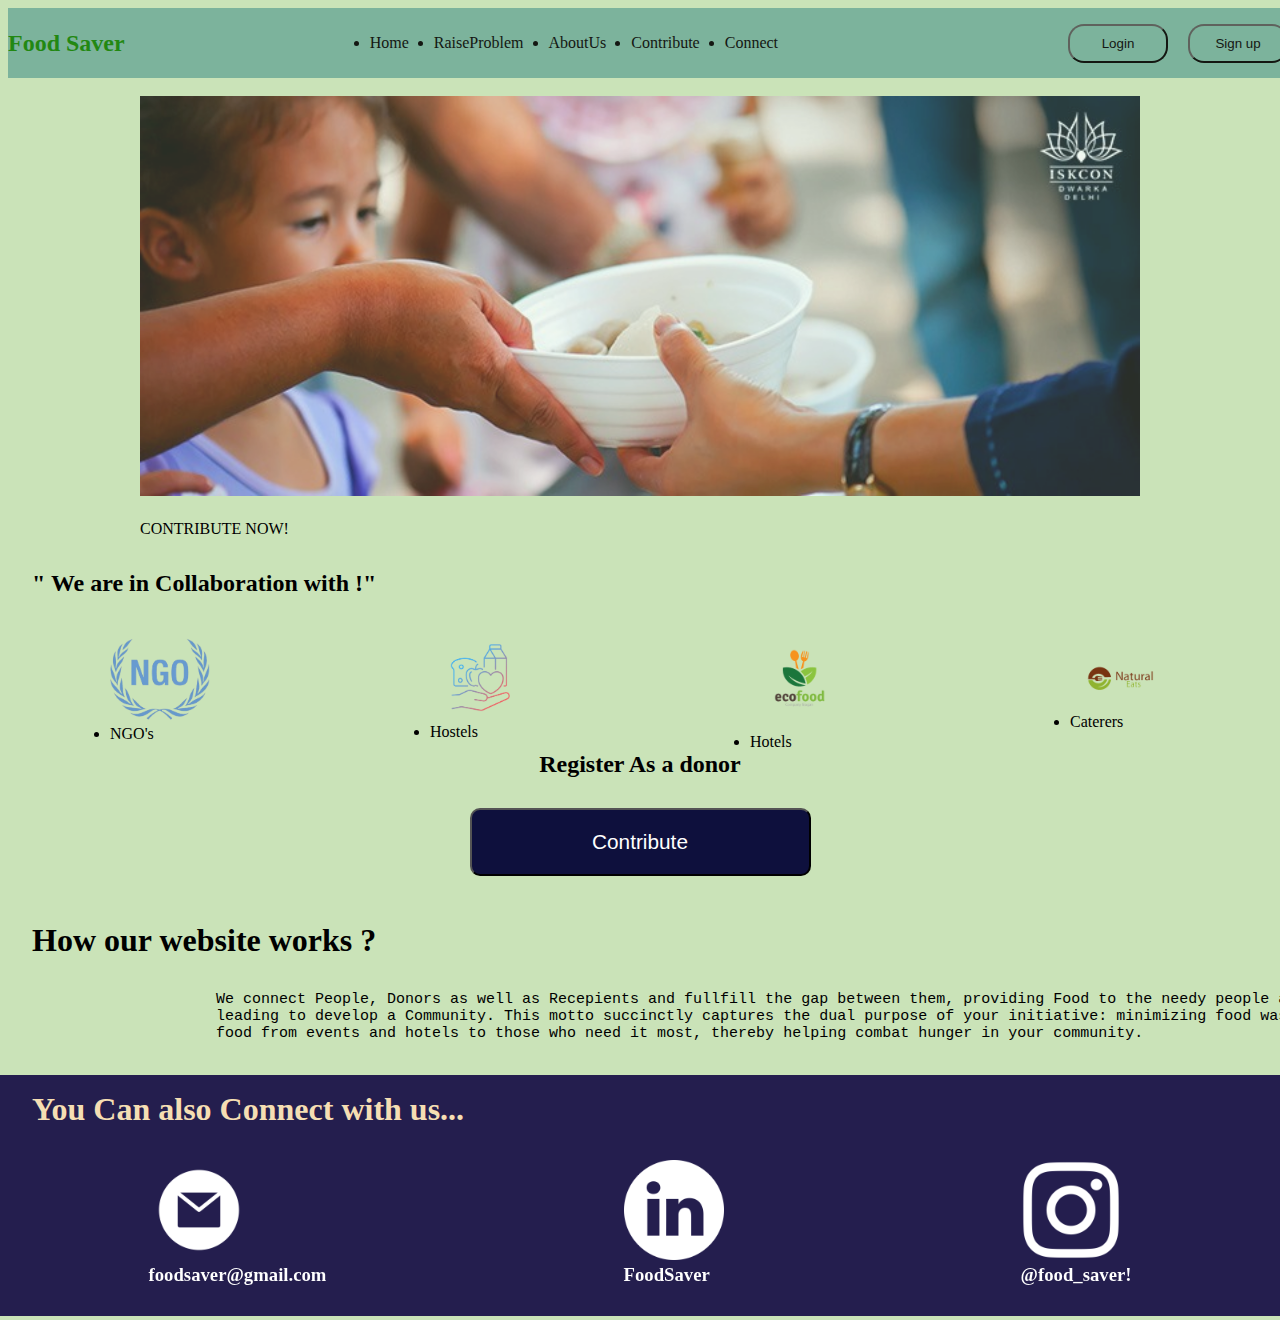
<file: MiniProject/index.html>
<!DOCTYPE html>
<html lang="en">
<head>
    <meta charset="UTF-8">
    <meta name="viewport" content="width=device-width, initial-scale=1.0">
    <title>Food Saver</title>
</head>
<link rel="stylesheet" href="style.css">
<body>
    <header class="head" id="home">
        <nav>
            
                <div><h2 class="cls1">Food Saver</h2></div>
                <ul class="link">
                    <li><a href="#home">Home</a></li>
                    <li><a href="./contact.html">RaiseProblem</a></li>
                    <li><a href="">AboutUs</a></li>
                    <li><a href="#register">Contribute</a></li>
                    <li><a href="#social">Connect</a></li>
                </ul>

                <div class="login-options">

                    <div class="loginbt">
                        <a href="login.html"><button class="button" >Login</button></a>
                    </div>
                    <div class="loginbt">
                        <a href="signup.html"> <button class="button" href="signup.html">Sign up</button></a>
                    </div>
                </div>
                
            
        </nav>
    </header>
    <section id="profile">
        <div>
            <img  src="home_img1.jpg" alt="" class="img">
            <p>CONTRIBUTE NOW!</p>
        </div>
        

    </section>

    <section class="collab">
        <div>
            <h2 class="collab1">" We are in Collaboration with !"</h2>
        </div>
        <div>
          <ul class="donor">
            <div><a href="./ngo.html"><img src="./NGO1-removebg-preview.png" alt="" class="imgd"><li>NGO's</li></a></div>
            <div><a href="hostels.html"><img src="./hotel-removebg-preview.png" alt="" class="imgd"><li>Hostels</li></a></div>
            <div><a href=""><img src="./ODUJEJ0-removebg-preview.png" alt="" class="imgd"><li>Hotels</li></a></div>
            <div><a href=""><img src="./natural__1_-removebg-preview.png" alt="" class="imgd"><li>Caterers</li></a></div>
          </ul>
        </div>
    </section>

    <section id="register">
        <h2 class="center">Register As a donor</h2>
        <div class="reg-options">
            <div class="donor-reg">
                <a href="">
                    <!-- <img src="donor-hands-removebg-preview.png" alt=""> -->
                    <button onclick="window.open('DoYourBit.html')" class="reg-btn">Contribute</button>
                </a>
            </div>
            <!-- <div class="user-reg">
                <a href=""><img src="donor-hands.jpeg" alt="">
                    <button onclick="window.open('register.html')" class="reg-btn">Register now</button>
                </a>
            </div> -->
        </div>
        
    </section>

    <section class="info">
        <div>
            <p ><h1 class="work">How our website works ?</h1></p>
        </div>
        <div>
                <pre class="para">
                        We connect People, Donors as well as Recepients and fullfill the gap between them, providing Food to the needy people and reducing the Food Wastage 
                        leading to develop a Community. This motto succinctly captures the dual purpose of your initiative: minimizing food waste by redirecting surplus 
                        food from events and hotels to those who need it most, thereby helping combat hunger in your community.
                </pre>
        </div>
    </section>

    <section id="social">
        <div>
            <p ><h1 class="join">You Can also Connect with us...</h1></p>
        </div>
    <div class="social1">
        <div><a href="https://www.gmail.com/" target="_blank"><img class="invert" src="./email.png" alt="" class="imgs">
            <h3 class="invert">foodsaver@gmail.com</h3></a>
        </div>
        <div><a href="https://www.linked.com/" target="_blank"><img class="invert" src="./linkedin.png" alt="" class="imgs">
            <h3 class="invert">FoodSaver</h3></a>
        </div>
        <div><a href="https://www.instagram.com/" target="_blank"><img class="invert" src="./insta.png"  class="imgs">
            <h3 class="invert">@food_saver!</h3></a>
        </div>
    </div>
    </section>

   
</body>
</html>
</file>
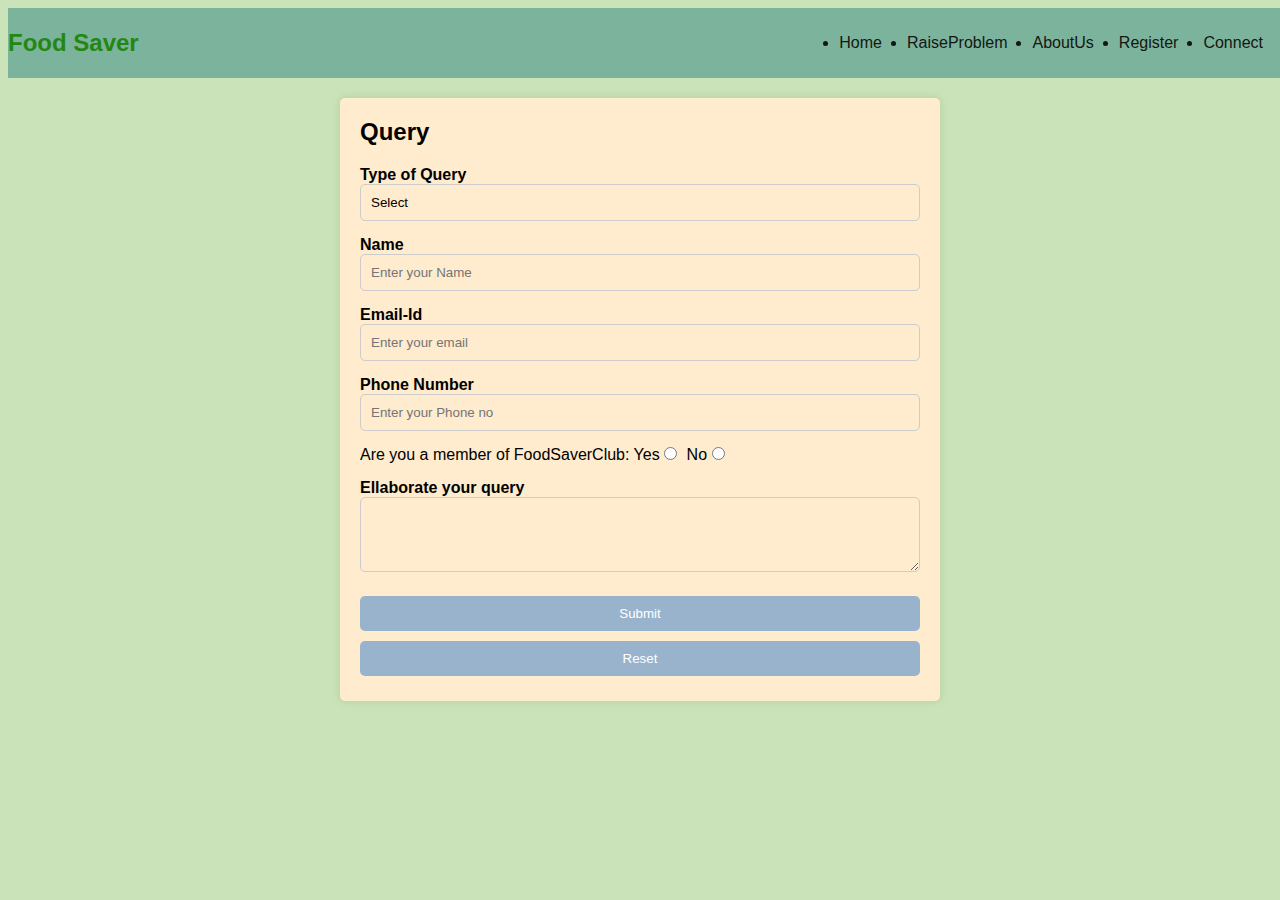
<file: MiniProject/contact.html>
<!DOCTYPE html>
<html lang="en">

<head>
	<meta charset="UTF-8">
	<meta name="viewport" content=
		"width=device-width, initial-scale=1.0">

	<link rel="stylesheet" href="contact.css">
	<link rel="stylesheet" href="style.css">
	<title>Contact</title>
</head>

<body>
	<header class="head" id="home">
        <nav>
            
                <div><h2 class="cls1">Food Saver</h2></div>
                <ul class="link">
                    <li><a href="index.html">Home</a></li>
                    <li><a href="./contact.html">RaiseProblem</a></li>
                    <li><a href="">AboutUs</a></li>
                    <li><a href="index.html#register">Register</a></li>
                    <li><a href="index.html#social">Connect</a></li>
                </ul>

                <!-- <div class="login-options">

                    <div class="loginbt">
                        <a href="login.html"><button class="button" >Login</button></a>
                    </div>
                    <div class="loginbt">
                        <a href="signup.html"> <button class="button" href="signup.html">Sign up</button></a>
                    </div>
                </div> -->
                
            
        </nav>
    </header>
	<div id="ContactUs">
		<h1>Query</h1>
		<form action="#">
			<div class="form-shape">
				<label for="query">
					Type of Query
				</label>
				<select name="myQuery" id="query">
					<option value="sel" selected>
						Select
					</option>
					<option value="ord">
						Order related Issues
					</option>
					<option value="Site">
						Site related Issues
					</option>
					<option value="fed">
						Complaint related Issues
					</option>
					<option value="others">
						Others
					</option>
				</select>
			</div>
			<div class="form-shape">
				<label for="name">Name</label>
				<input type="text" name="myName"
					id="name"
					placeholder="Enter your Name">
			</div>
			<div class="form-shape">
				<label for="email">Email-Id</label>
				<input type="email" name="myEmail"
					id="email"
					placeholder="Enter your email">
			</div>
			<div class="form-shape">
				<label for="pho">Phone Number</label>
				<input type="phone" name="myPhone"
					id="pho"
					placeholder="Enter your Phone no">
			</div>
			<div id="radio">
				Are you a member of FoodSaverClub:
				Yes <input type="radio" name="eligible">
				No <input type="radio" name="eligible">
			</div>
			<div class="form-shape">
				<label for="message">
					Ellaborate your query
				</label>
				<textarea name="mesg" id="message"
					cols="15" rows="10">
				</textarea>
			</div>
			<input type="submit" value="Submit">
			<input type="reset" value="Reset">
		</form>
	</div>
</body>

</html>
</file>
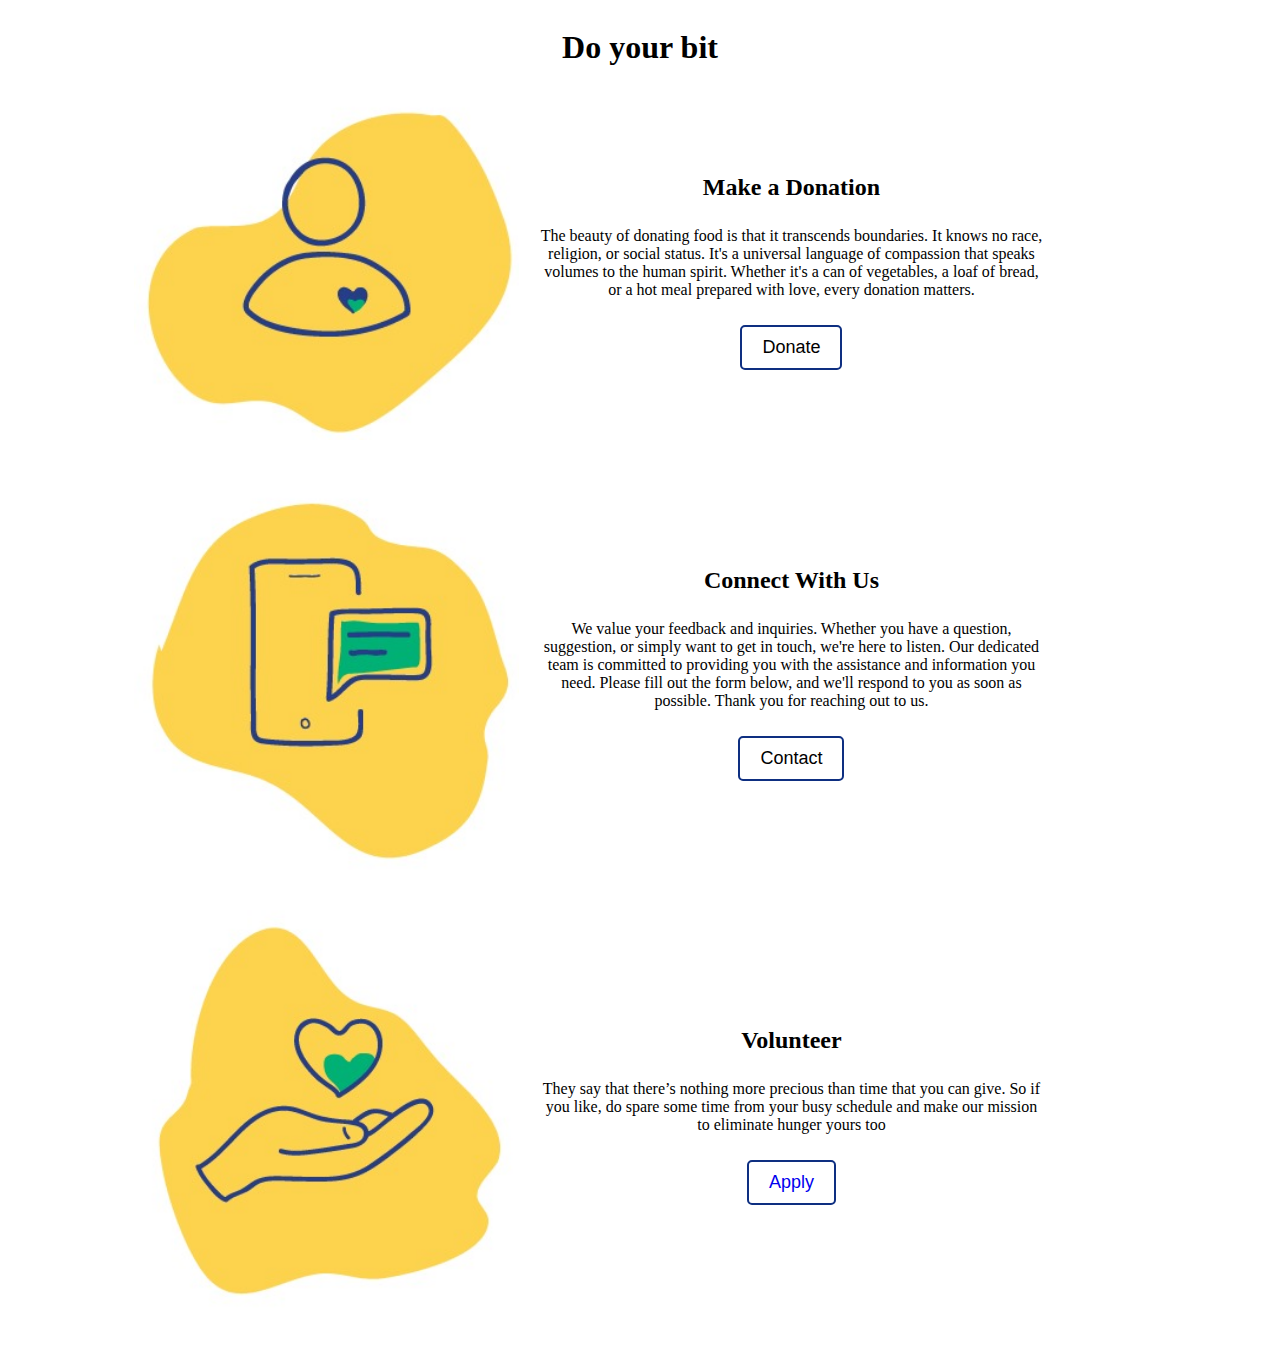
<file: MiniProject/DoYourBit.html>
<!-- <!DOCTYPE html>
<html lang="en">
<head>
    <meta charset="UTF-8">
    <meta name="viewport" content="width=device-width, initial-scale=1.0">
    <title>Do Your bit</title>
    <link rel="stylesheet" href="DoYourBit.css">
    <link rel="preconnect" href="https://fonts.googleapis.com">
<link rel="preconnect" href="https://fonts.gstatic.com" crossorigin>
<link href="https://fonts.googleapis.com/css2?family=Playfair+Display&display=swap" rel="stylesheet">
</head>
<body>
    
    <div class="container">
        <h2> Do your bit </h2>
        
        <div id="donate" class="dec">
            
            <img  src="donate.jpg" alt="img">
            <h1> Make a Donation</h1>
            <p>The beauty of donating food is that it transcends boundaries. It knows no race, religion, or social status. It's a universal language of compassion that speaks volumes to the human spirit. Whether it's a can of vegetables, a loaf of bread, or a hot meal prepared with love, every donation matters.</p>
            <button onclick="window.open('register.html')" id="donate-btn" class="dec-btn">Donate</button>
        </div>

        <div id="contact"  class="dec">
            
                <img src="contactus.jpg" alt="img">
                <h1>Contact Us</h1>

                <p>We value your feedback and inquiries. Whether you have a question, suggestion, or simply want to get in touch, we're here to listen. Our dedicated team is committed to providing you with the assistance and information you need. Please fill out the form below, and we'll respond to you as soon as possible. Thank you for reaching out to us.</p>

                

        </div>

        <div id="voluntree"  class="dec">
            
            <img src="volunteer.jpg" alt="img">
            <h1>Volunteer</h1>

            <p>They say that there’s nothing more precious than time that you can give. So if you like, do spare some time from your busy schedule and make our mission to eliminate hunger yours too</p>

            <button id="volunteer-btn" class="dec-btn"> <a href="https://forms.gle/6yjKB9dKpeU7ifAx7"> Apply</a></button>
        </div>



    </div>









</body>
</html>




 -->


 <!DOCTYPE html>
<html lang="en">
<head>
    <meta charset="UTF-8">
    <meta name="viewport" content="width=device-width, initial-scale=1.0">
    <title>Do Your Bit</title>
    <link rel="stylesheet" href="DoYourBit.css">
    <link rel="preconnect" href="https://fonts.googleapis.com">
    <link rel="preconnect" href="https://fonts.gstatic.com" crossorigin>
    <link href="https://fonts.googleapis.com/css2?family=Playfair+Display&display=swap" rel="stylesheet">
</head>
<body>
    
    <section>
        <div class="container">
            <h1> Do your bit </h1>
            
            <div id="donate" class="dec">
                <img src="donate.jpg" alt="img">
                <div class="text">
                    <h1> Make a Donation</h1>
                    <p>The beauty of donating food is that it transcends boundaries. It knows no race, religion, or social status. It's a universal language of compassion that speaks volumes to the human spirit. Whether it's a can of vegetables, a loaf of bread, or a hot meal prepared with love, every donation matters.</p>
                    <button onclick="window.open('register.html')" id="donate-btn" class="dec-btn">Donate</button>
                </div>
            </div>
            
            <div id="contact"  class="dec">
                <img src="contactus.jpg" alt="img">
                <div class="text">
                    <h1>Connect With Us</h1>
                    <p>We value your feedback and inquiries. Whether you have a question, suggestion, or simply want to get in touch, we're here to listen. Our dedicated team is committed to providing you with the assistance and information you need. Please fill out the form below, and we'll respond to you as soon as possible. Thank you for reaching out to us.</p>
                    <button class="dec-btn" onclick="window.open('contact.html')">Contact</button>
                </div>
            </div>
            
            <div id="voluntree"  class="dec">
                <img src="volunteer.jpg" alt="img">
                <div class="text">
                    <h1>Volunteer</h1>
                    <p>They say that there’s nothing more precious than time that you can give. So if you like, do spare some time from your busy schedule and make our mission to eliminate hunger yours too</p>
                    <button id="volunteer-btn" class="dec-btn"> <a href="https://forms.gle/6yjKB9dKpeU7ifAx7"> Apply</a></button>
                </div>
            </div>
    </div>
</section>
    
</body>

</html>
</file>
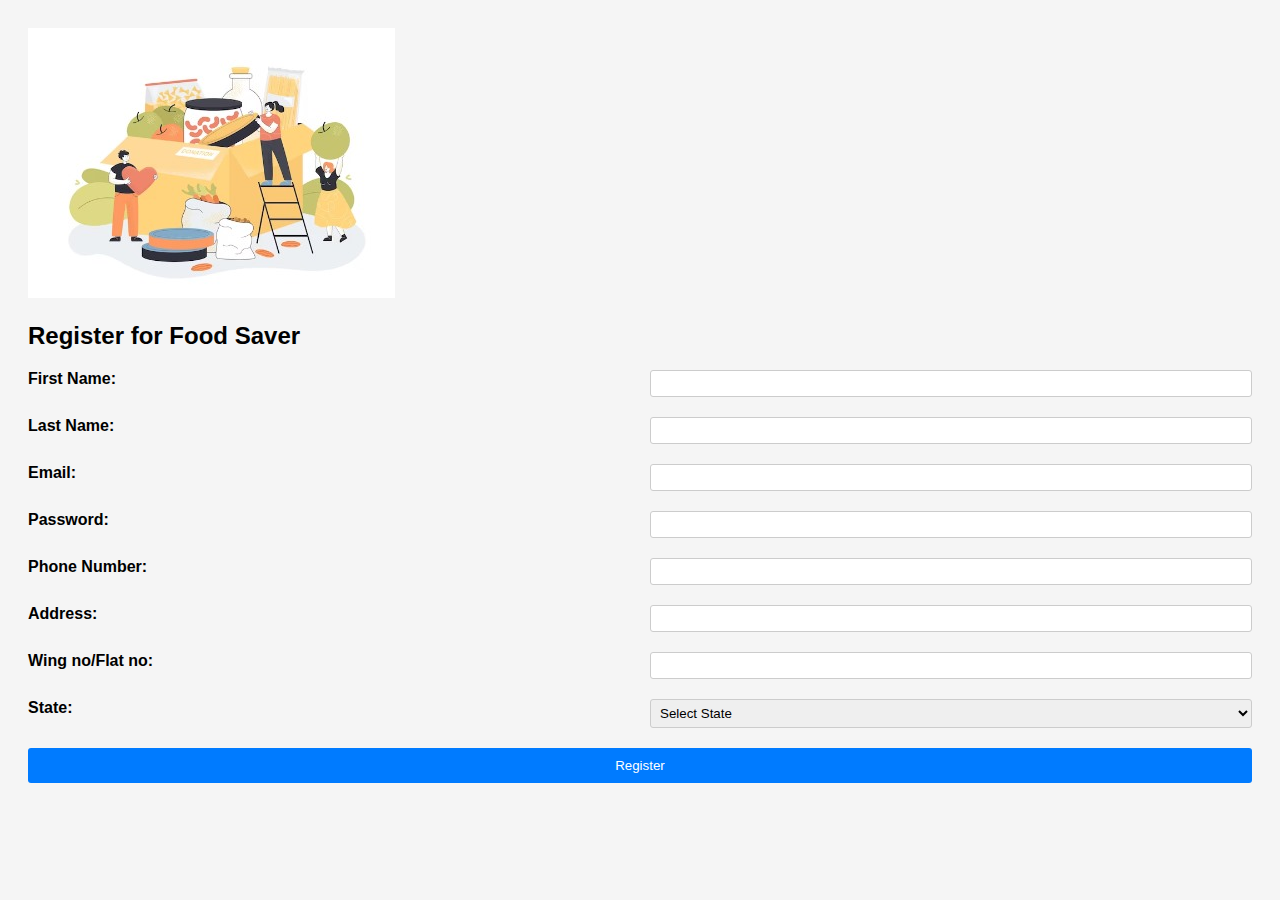
<file: MiniProject/food_donor.html>
<!DOCTYPE html>
<html lang="en">
<head>
<meta charset="UTF-8">
<meta name="viewport" content="width=device-width, initial-scale=1.0">
<title>Food Saver Registration</title>
<link rel="stylesheet" type="text/css" href="register.css">
</head>
<body>

<div>
    
<div id="img">
    <img src="donate2.jpg" alt="img">
</div>

<div class="container" id="test">
    <h2>Register for Food Saver</h2>
    <form action="#" method="post">
        <label for="fname">First Name:</label>
        <input type="text" id="fname" name="fname" required>

        <label for="lname">Last Name:</label>
        <input type="text" id="lname" name="lname" required>

        <label for="email">Email:</label>
        <input type="email" id="email" name="email" required>

        <label for="password">Password:</label>
        <input type="password" id="password" name="password" required>
        

        <label for="phone">Phone Number:</label>
        <input type="text" id="phone" name="phone" required>

        <label for="address">Address:</label>
        <input type="text" id="address" name="address" required>

        <label for="Wing no">Wing no/Flat no:</label>
        <input type="text" id="Wing" name="Wing" required>

        <label for="state">State:</label>
        <select id="state" name="state" required>
            <option value="">Select State</option>
            <option value="AL">Alabama</option>
            <!-- Add more options for other states -->
        </select>

        <input type="submit" value="Register">
    </form>
</div>

</div>





</body>
</html>
</file>
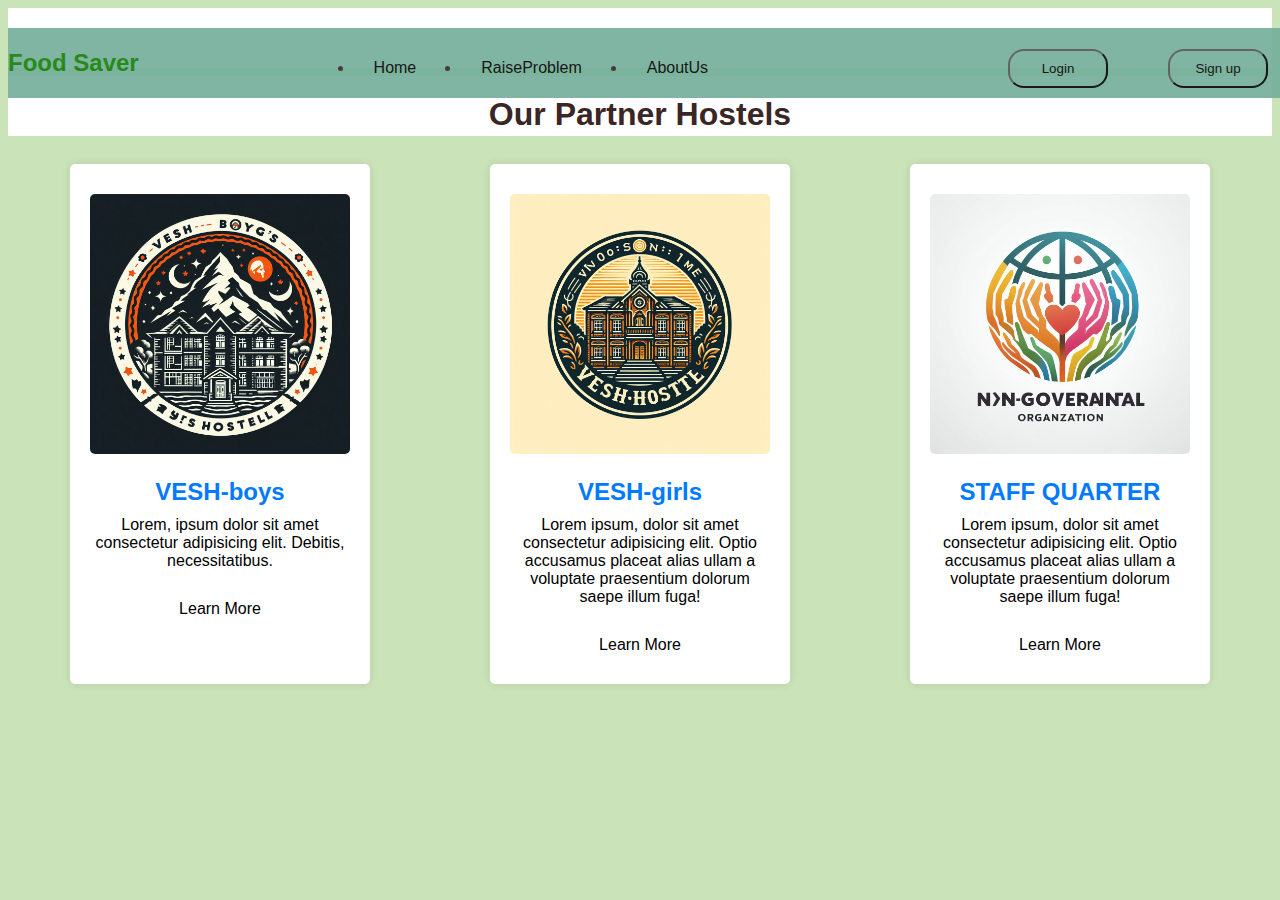
<file: MiniProject/hostels.html>
<!DOCTYPE html>
<html lang="en">

<head>
    <meta charset="UTF-8">
    <meta name="viewport" content="width=device-width, initial-scale=1.0">
    <link rel="stylesheet" href="ngo.css">
    <link rel="stylesheet" href="style.css">
    <title>Hostels Partners</title>
</head>

<body>
    <header class="head" id="home">
        <nav>
            
                <div><h2 class="cls1">Food Saver</h2></div>
                <ul class="link">
                    <li><a href="index.html">Home</a></li>
                    <li><a href="./contact.html">RaiseProblem</a></li>
                    <li><a href="">AboutUs</a></li>
                </ul>

                <div class="login-options">

                    <div class="loginbt">
                        <a href="login.html"><button class="button" >Login</button></a>
                    </div>
                    <div class="loginbt">
                        <a href="signup.html"> <button class="button" href="signup.html">Sign up</button></a>
                    </div>
                </div>
                
            
        </nav>
    </header>
    <header>
        <h1>Our Partner Hostels</h1>
    </header>

    <section class="ngo-list">
        <div class="ngo">
            <img src="veshboys.jpeg" alt="NGO 1">
            <h2>VESH-boys</h2>
            <p>Lorem, ipsum dolor sit amet consectetur adipisicing elit. Debitis, necessitatibus.</p>
            <a href="https://www.example.com/ngo1" target="_blank">Learn More</a>
        </div>

        <div class="ngo">
            <img src="vesh hostel.jpeg" alt="NGO 2">
            <h2>VESH-girls</h2>
            <p>Lorem ipsum, dolor sit amet consectetur adipisicing elit. Optio accusamus placeat alias ullam a voluptate praesentium dolorum saepe illum fuga!
            </p>
            <a href="https://www.example.com/ngo2" target="_blank">Learn More</a>
        </div>
        <div class="ngo">
            <img src="./ngo2img.jpg" alt="NGO 3">
            <h2>STAFF QUARTER</h2>
            <p>Lorem ipsum, dolor sit amet consectetur adipisicing elit. Optio accusamus placeat alias ullam a voluptate praesentium dolorum saepe illum fuga!
            </p>
            <a href="https://www.example.com/ngo2" target="_blank">Learn More</a>
        </div>

        <!-- Add more NGO entries as needed -->
    </section>
</body>

</html>
</file>
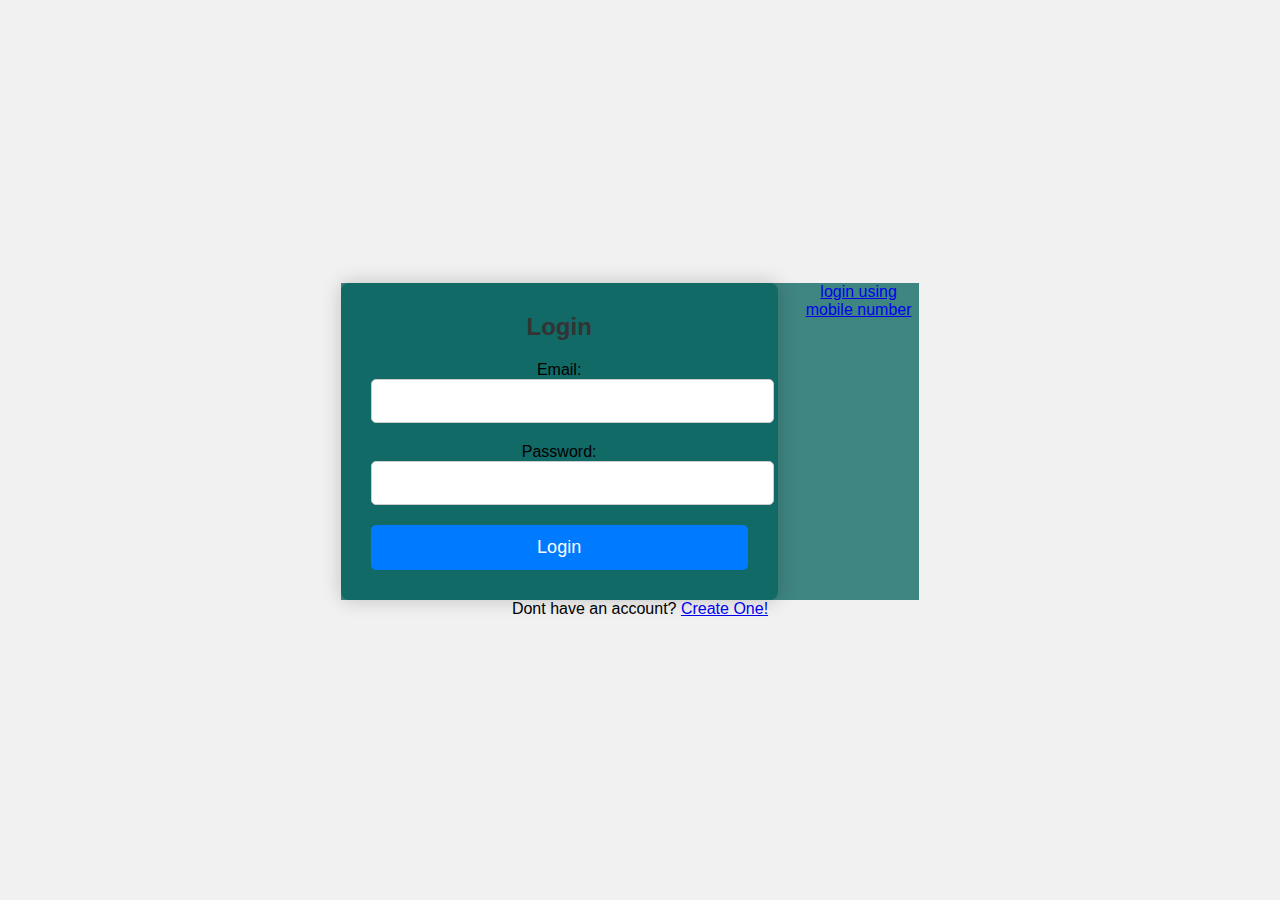
<file: MiniProject/login.html>
<!DOCTYPE html>
<html lang="en">
<head>
    <meta charset="UTF-8">
    <meta name="viewport" content="width=device-width, initial-scale=1.0">
    <link rel="stylesheet" href="login.css">
    <title>Login and Sign Up</title>
</head>
<body>
    
    <div class="container">
        <div class="form-container">
            <form action="login.php" method="post"  id="login-form" class="form">
                <h2>Login</h2>
                <!-- <input type="text" placeholder="Username" required>
                <input type="password" placeholder="Password" required> -->
                Email: <input type="text" name="email"><br>
                Password: <input type="password" name="password"><br>
                <button type="submit">Login</button>
            </form>

            <a href="otp.html">login using mobile number</a>
            
            <!-- <form id="signup-form" class="form">
                <h2>Sign Up</h2>
                <input type="text" placeholder="Username" required>
                <input type="email" placeholder="Email" required>
                <input type="password" placeholder="Password" required>
                <button type="submit">Sign Up</button>
            </form> -->
        </div>
        Dont have an account? <a href="signup.html">Create One!</a>
    </div>
</body>
</html>
</file>
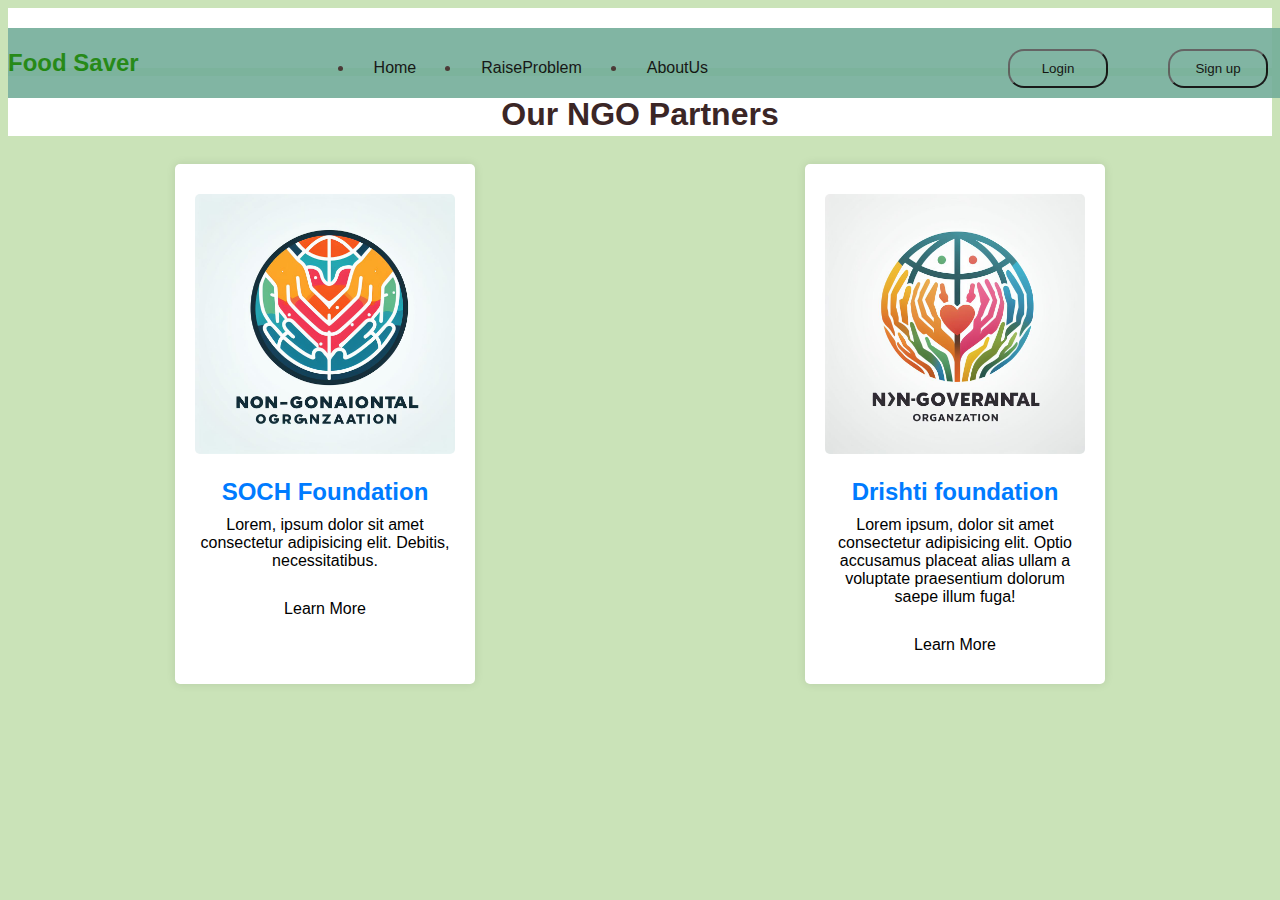
<file: MiniProject/ngo.html>
<!DOCTYPE html>
<html lang="en">

<head>
    <meta charset="UTF-8">
    <meta name="viewport" content="width=device-width, initial-scale=1.0">
    <link rel="stylesheet" href="ngo.css">
    <link rel="stylesheet" href="style.css">
    <title>NGO Partners</title>
</head>

<body>
    <header class="head" id="home">
        <nav>
            
                <div><h2 class="cls1">Food Saver</h2></div>
                <ul class="link">
                    <li><a href="index.html">Home</a></li>
                    <li><a href="./contact.html">RaiseProblem</a></li>
                    <li><a href="">AboutUs</a></li>
                </ul>

                <div class="login-options">

                    <div class="loginbt">
                        <a href="login.html"><button class="button" >Login</button></a>
                    </div>
                    <div class="loginbt">
                        <a href="signup.html"> <button class="button" href="signup.html">Sign up</button></a>
                    </div>
                </div>
                
            
        </nav>
    </header>
    <header>
        <h1>Our NGO Partners</h1>
    </header>

    <section class="ngo-list">
        <div class="ngo">
            <img src="./ngo1.png" alt="NGO 1">
            <h2>SOCH Foundation</h2>
            <p>Lorem, ipsum dolor sit amet consectetur adipisicing elit. Debitis, necessitatibus.</p>
            <a href="https://www.example.com/ngo1" target="_blank">Learn More</a>
        </div>

        <div class="ngo">
            <img src="./ngo2img.jpg" alt="NGO 2">
            <h2>Drishti foundation</h2>
            <p>Lorem ipsum, dolor sit amet consectetur adipisicing elit. Optio accusamus placeat alias ullam a voluptate praesentium dolorum saepe illum fuga!
            </p>
            <a href="https://www.example.com/ngo2" target="_blank">Learn More</a>
        </div>

        <!-- Add more NGO entries as needed -->
    </section>
</body>

</html>
</file>
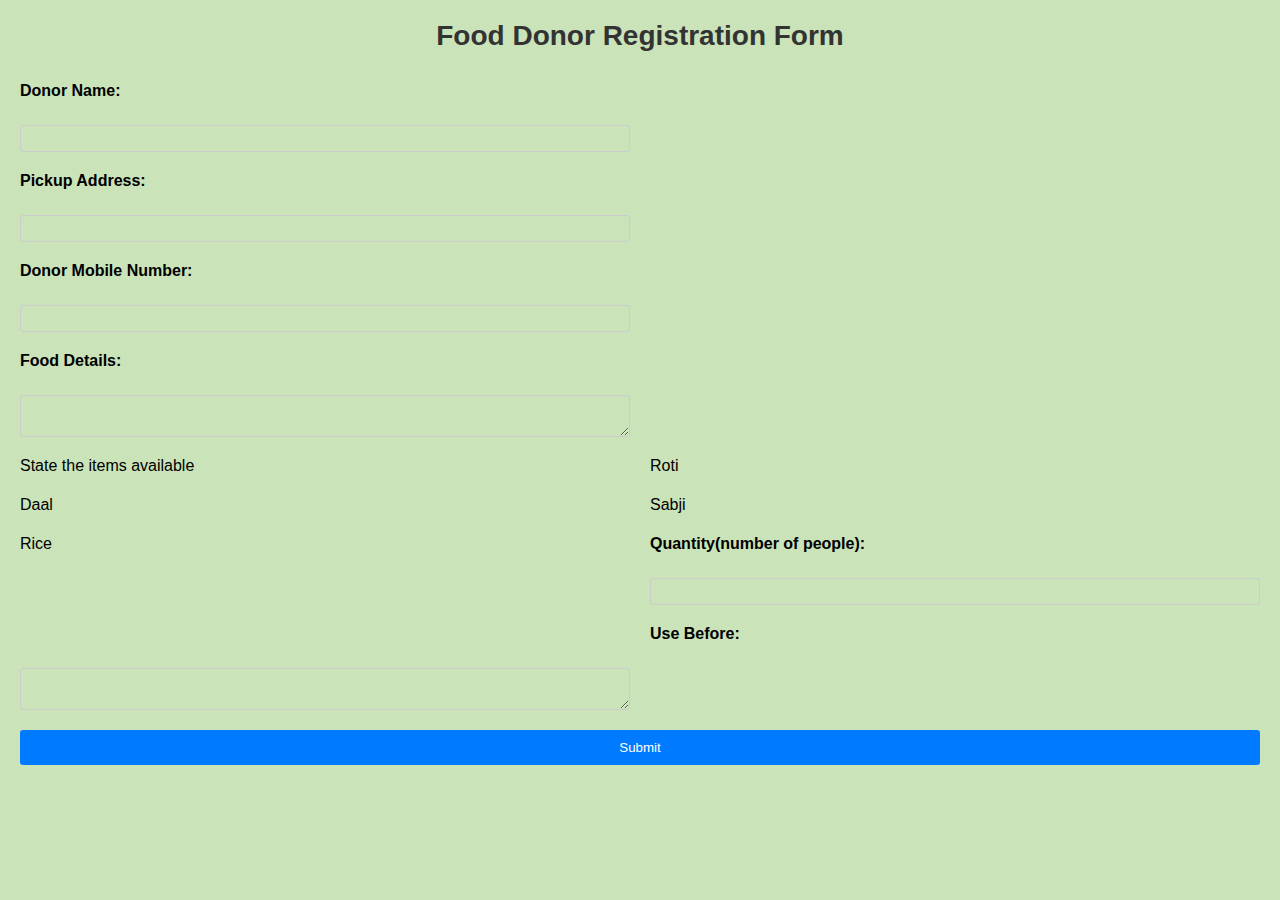
<file: MiniProject/register.html>
<!DOCTYPE html>
<html>
  <head>
    <title>Food Donor Registration Form</title>
    <link rel="stylesheet" type="text/css" href="register.css" />
    <link rel="stylesheet" href="style.css">
  </head>
  <body>
    <h1>Food Donor Registration Form</h1>
    <form id="food-donation-form">
      <label for="name">Donor Name:</label><br />
      <input type="text" id="name" name="name" required /><br />

      <label for="address">Pickup Address:</label><br />
      <input type="text" id="address" name="address" required /><br />

      <label for="mobile-number">Donor Mobile Number:</label><br />
      <input type="tel" id="mobile-number" name="mobile-number" required /><br />

      <label for="food-details">Food Details:</label><br />
      <textarea id="food-details" name="food-details" required></textarea><br />
      <p>State the items available</p>
      <option  value="roti">Roti</option>
      <option value="daal">Daal</option>
      <option value="Sabji">Sabji</option>
      <option value="Rice">Rice</option>

      <label for="quantity">Quantity(number of people):</label><br />
      <input type="number" id="quantity" name="quantity" required /><br />

      <label for="quality">Use Before:</label>
      <textarea id="quality" name="use-before" required></textarea><br />
      <br />

      <input onclick="window.open()" type="submit" value="Submit" />
    </form>

    <script src="register.js"></script>
  </body>
</html>
</file>
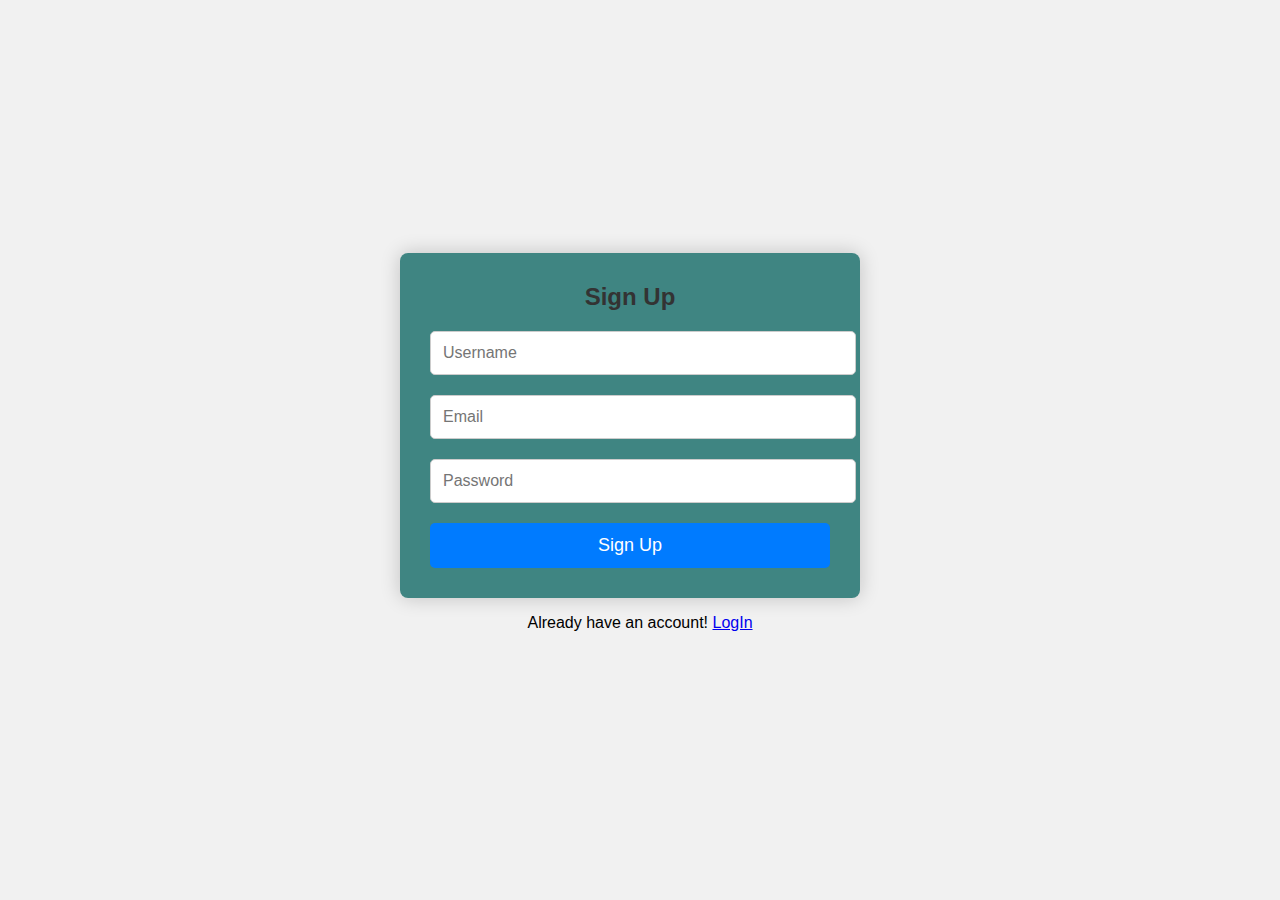
<file: MiniProject/signup.html>
<!DOCTYPE html>
<html lang="en">
<head>
    <meta charset="UTF-8">
    <meta name="viewport" content="width=device-width, initial-scale=1.0">
    <title>Document</title>
    <link rel="stylesheet" href="login.css">
    <!-- <link rel="stylesheet" href="style.css"> -->
</head>
<body>

    <div>
        <form id="signup-form" class="form" action="signup.php" method="post">
            <h2>Sign Up</h2>
            <input type="text" placeholder="Username" required name="username">
            <input type="email" placeholder="Email" required name="email">
            <input type="password" name="pass" placeholder="Password" required>
            <button type="submit" name="save" value="submit">Sign Up</button>
        </form>
        <p class="center">
            Already have an account! <a href="login.html">LogIn</a>
</p>
    </div>
</body>
</html>
</file>
<file: MiniProject/style.css>
*{
    margin: 0;
    padding: 0;
    /* background-color: #e0e0e03a; */
    background-color:transparent;
    
}
html{
    scroll-behavior: smooth;
}
body{
    background-color: #cae3b8;
}
nav{
    display: flex;
    justify-content: space-between;
    position: fixed;
    align-items: center;
    background-color: #74ad99;
height: 70px;
width: 100%;
opacity: 0.9;
}
.login-options{
    display: flex;
}

.link{
    display: flex;
}
li{
    margin-right: 25px;
}
header{
    /* background-color: tan; */
    height: 60px;
    margin: 0.5rem;
}
a
{
    color :black;
    text-decoration: none;
}
a:hover
{ 
    color: rgb(4, 126, 248);

}
.cls1{
    color: rgb(16, 126, 1);
}
#profile
{
    display: flex;
    align-items:center;
    justify-content: center;
    gap: 2rem;
}
.button
{
   display: flex;
   justify-content: center;
   gap: 1rem;
   padding: 10px;
   font-weight: 200;
   border-radius: 1rem;
   cursor: pointer;
   margin-left: 20px;
   width: 100px;
   
}

element.style {
}
.img {
    width: 100%;
    height: 25rem;
    object-fit: cover;
    opacity: 0.8;
    margin: 20px 0px;
    z-index: -1;
}
.collab{
    /* background-color: bisque; */
    /* display: flex; */
    justify-content: space-around;
    align-items: center;
}
.imgd{
    width: 100px;
}
.donor{
    display: flex;
    justify-content: space-around;
    align-items: center;
}
.collab1{
    margin: 1rem;
    padding: 1rem;
}
.imgs{
    height: 2rem;
    cursor: pointer;
    padding: 10px;
}

.donor-reg{
    display: flex;
    flex-direction: column;
    border: 2xp solid black;
}



.user-reg{
    display: flex;
    flex-direction: column;
    text-align: center;
    border: 2xp solid black;
}
.reg-options {
    /* border: 2px solid black; */
    display: flex;
    justify-content: center;
    align-items: center;
    flex-direction: column;
    margin: 30px 0px;
}
.reg-options img{
    width: 100px;
    height: 100px;
}
.reg-btn {
    background-color: #0e103d;
    width: 341px;
    color: white;
    font-size: 1.3rem;
    border-radius: 10px;
    padding: 20px;
}

#social{
    background-color: #241E4E;
    color: wheat;
}
.social1{
    display: flex;
    justify-content: space-around;
    align-items: center;
    padding-bottom: 30px;
}
.social1 img{
   width: 100px;
}
.join{
margin: 1rem;
padding: 1rem;

}




.work{
    /* font-size: 40px; */
    margin: 1rem;
    padding: 1rem;
}
button:hovers
{ 
    color: rgb(4, 126, 248);

}
.para{
    font-size: 15px;
}




.center{
    text-align: center;
}

.invert{
    filter: invert(1);
}

.vignette {
    position: relative;
    overflow: hidden;
    display: inline-block;
}

.vignette img {
    display: block;
    width: 100%;
    height: auto;
    border-radius: 10px;
}

.vignette:before {
    content: '';
    position: absolute;
    top: 0;
    left: 0;
    width: 100%;
    height: 100%;
    background: radial-gradient(ellipse at center, rgba(0,0,0,0) 0%, rgba(0,0,0,0.6) 100%);
}
</file>
<file: MiniProject/DoYourBit.css>
@import url('https://fonts.googleapis.com/css2?family=Playfair+Display&display=swap');


body{
    background-color: white;
}
nav{
    display: flex;
    justify-content: space-between;
    position: fixed;
    align-items: center;
    background-color: #74ad99;
height: 70px;
width: 100%;
opacity: 0.9;
}
.container {
    display: flex;
    flex-direction: column;
    align-items: center;
}

.dec {
    display: flex;
    margin-bottom: 20px;
    width: 80%;
    /* border: 1px solid #ccc; */
    border-radius: 5px;
    overflow: hidden;
}

.dec img {
    width: 38%;
    object-fit: cover;
}

.text {
    padding: 20px;
    width: 50%;
    display: flex;
    flex-direction: column;
    justify-content: center;
    align-items: center;
}

.dec h1 {
    font-size: 24px;
    margin-bottom: 10px;
}

.dec p {
    font-size: 16px;
    text-align: center;
}

.dec-btn {
    padding: 10px 20px;
    font-size: 18px;
    background-color: #ffffff;
    color: #000000;
    border: none;
    border-radius: 5px;
    cursor: pointer;
    margin-top: 10px;
    border: 2px solid rgb(14, 47, 129);
}

.dec-btn:hover {
    background-color: #0056b3;
    color: #ffffff;
}

a{
    text-decoration: none;
}
</file>
<file: MiniProject/register.css>
body {
    font-family: Arial, sans-serif;
    padding: 20px;
    background-color: #f5f5f5;
  }
  
  h1 {
    text-align: center;
    margin-bottom: 30px;
    font-size: 28px;
    color: #333;
  }
  
  form {
    display: grid;
    grid-template-columns: 1fr 1fr;
    grid-gap: 20px;
    margin-bottom: 30px;
  }
  
  label {
    font-weight: bold;
    display: block;
    margin-bottom: 5px;
  }
  
  input,
  select,
  textarea {
    padding: 5px;
    border: 1px solid #ccc;
    border-radius: 3px;
    width: 100%;
    box-sizing: border-box;
  }
  
  input[type="submit"] {
    grid-column: 1 / 3;
    background-color: #007bff;
    color: #fff;
    border: none;
    border-radius: 3px;
    padding: 10px;
    cursor: pointer;
  }
  
  input[type="submit"]:hover {
    background-color: #0056b3;
  }
</file>
<file: MiniProject/login.css>
body, h2, form, input, button {
    margin: 0;
    padding: 0;
    font-family: Arial, sans-serif;
}

html, body {
    height: 100%;
    display: flex;
    justify-content: center;
    align-items: center;
    background-color: #f1f1f1;
}


.container {
    text-align: center;
}

.form-container {
    display: flex;
    margin-right: 20px;
    background-color: #04615dc0;
    justify-content: space-around;
    max-width: 800px;
}

.form {
    background-color: #04615dc0;
    padding: 30px;
    margin-right: 20px;
    border-radius: 8px;
    box-shadow: 0 0 20px rgba(0, 0, 0, 0.2);
    width: 100%;
    max-width: 400px;
    text-align: center;
}

h2 {
    font-size: 24px;
    margin-bottom: 20px;
    color: #333;
}

input[type="text"],
input[type="email"],
input[type="password"] {
    width: 100%;
    padding: 12px;
    margin-bottom: 20px;
    border: 1px solid #ccc;
    border-radius: 5px;
    font-size: 16px;
    transition: border-color 0.3s;
}

input[type="text"]:focus,
input[type="email"]:focus,
input[type="password"]:focus {
    border-color: #007BFF;
}

button {
    width: 100%;
    padding: 12px;
    background-color: #007BFF;
    color: #fff;
    border: none;
    border-radius: 5px;
    font-size: 18px;
    cursor: pointer;
    transition: background-color 0.3s;
}

button:hover {
    background-color: #0056b3;
}


@media (max-width: 768px) {
    .form-container {
        flex-direction: column;
        align-items: center;
    }
}

.center{
    text-align: center;
}
/* body {
    font-family: Arial, sans-serif;
    background-color: #f5f5f5;
    margin: 0;
    padding: 0;
    display: flex;
    justify-content: center;
    align-items: center;
    height: 100vh;
}

.container {
    display: flex;
    justify-content: center;
    align-items: center;
    height: 100%;
    padding: 0 10px;
}

.form-container {
    background-color: #ffffff;
    padding: 40px;
    border-radius: 5px;
    box-shadow: 0px 0px 5px 0px rgba(0,0,0,0.1);
    width: 400px;
    max-width: 100%;
}

.form h2 {
    margin: 0 0 30px;
    padding: 0;
    color: #333;
    text-align: center;
}

.form input[type="text"],
.form input[type="email"],
.form input[type="password"] {
    display: block;
    width: 100%;
    padding: 8px;
    margin-bottom: 20px;
    border: 1px solid #ddd;
    outline: none;
    border-radius: 3px;
    font-size: 14px;
    box-sizing: border-box;
}

.form button[type="submit"] {
    width: 100%;
    padding: 10px;
    background-color: #5B7E93;
    color: #ffffff;
    border: none;
    cursor: pointer;
    border-radius: 3px;
    font-size: 16px;
    margin-top: 10px;
}

.form button[type="submit"]:hover {} */
</file>
<file: MiniProject/contact.css>
/* Reset some default styles to ensure consistency across browsers */
* {
    margin: 10px;
    padding: 0;
    box-sizing: border-box;
}

body {
    font-family: Arial, sans-serif;
    background-color: #f7f7f7;
}

#ContactUs {
    max-width: 600px;
    margin: 0 auto;
    padding: 20px;
    background-color: #fff;
    box-shadow: 0 0 10px rgba(0, 0, 0, 0.1);
    border-radius: 5px;
    background-color: blanchedalmond;
    margin-top: 30px;
}
#message{
    height: 75px;
}

h1 {
    font-size: 24px;
    margin-bottom: 20px;
}

form {
    display: flex;
    flex-direction: column;
    /* background-color: blanchedalmond; */
}

.form-shape {
    margin-bottom: 15px;
    
}

label {
    font-weight: bold;
    margin-bottom: 5px;
}

input[type="text"],
input[type="email"],
input[type="phone"],
select,
textarea {
    width: 100%;
    padding: 10px;
    border: 1px solid #ccc;
    border-radius: 5px;
    outline: none;
}

select {
    appearance: none;
    -webkit-appearance: none;
}

#radio {
    margin-bottom: 15px;
}

input[type="radio"] {
    margin-right: 5px;
}

input[type="submit"],
input[type="reset"] {
    padding: 10px 20px;
    margin: 5px 0px;
    background-color: #9ab3cd;
    color: #fff;
    border: none;
    border-radius: 5px;
    cursor: pointer;
    transition: background-color 0.3s;
}

input[type="submit"]:hover,
input[type="reset"]:hover {
    background-color: #0056b3;
}
</file>
<file: MiniProject/ngo.css>
/* Reset some default styles to ensure consistency across browsers */
* {
    margin: 0;
    padding: 0;
    box-sizing: border-box;
}

body {
    font-family: 'Arial', sans-serif;
    background-color: #f4f4f4;
    margin: 0;
    padding: 0;
}

header {
    background-color: white; /* Corrected the background-color value */
    color: #3b2626;
    text-align: center;
    padding: 20px 0;
}

h1 {
    font-size: 32px;
}

.ngo-list {
    display: flex;
    flex-wrap: wrap;
    justify-content: space-around;
    gap: 20px;
    padding: 20px;
}

.ngo {
    background-color: #fff;
    color: black;
    box-shadow: 0 0 10px rgba(0, 0, 0, 0.1);
    border-radius: 5px;
    padding: 20px;
    text-align: center;
    max-width: 300px;
    margin-bottom: 20px;
}

.ngo img {
    max-width: 100%;
    height: auto;
    border-radius: 5px;
    margin: 10px 0;
}

h2 {
    font-size: 24px;
    margin: 10px 0;
    color: #007BFF;
}

p {
    font-size: 16px;
    margin: 10px 0;
}

a {
    display: inline-block;
    padding: 10px 20px;
    background-color:transparent;
    color: #fff;
    text-decoration: none;
    border-radius: 5px;
    margin-top: 10px;
    transition: background-color 0.3s;
}

a:hover {
    background-color: #000407;
}
</file>
